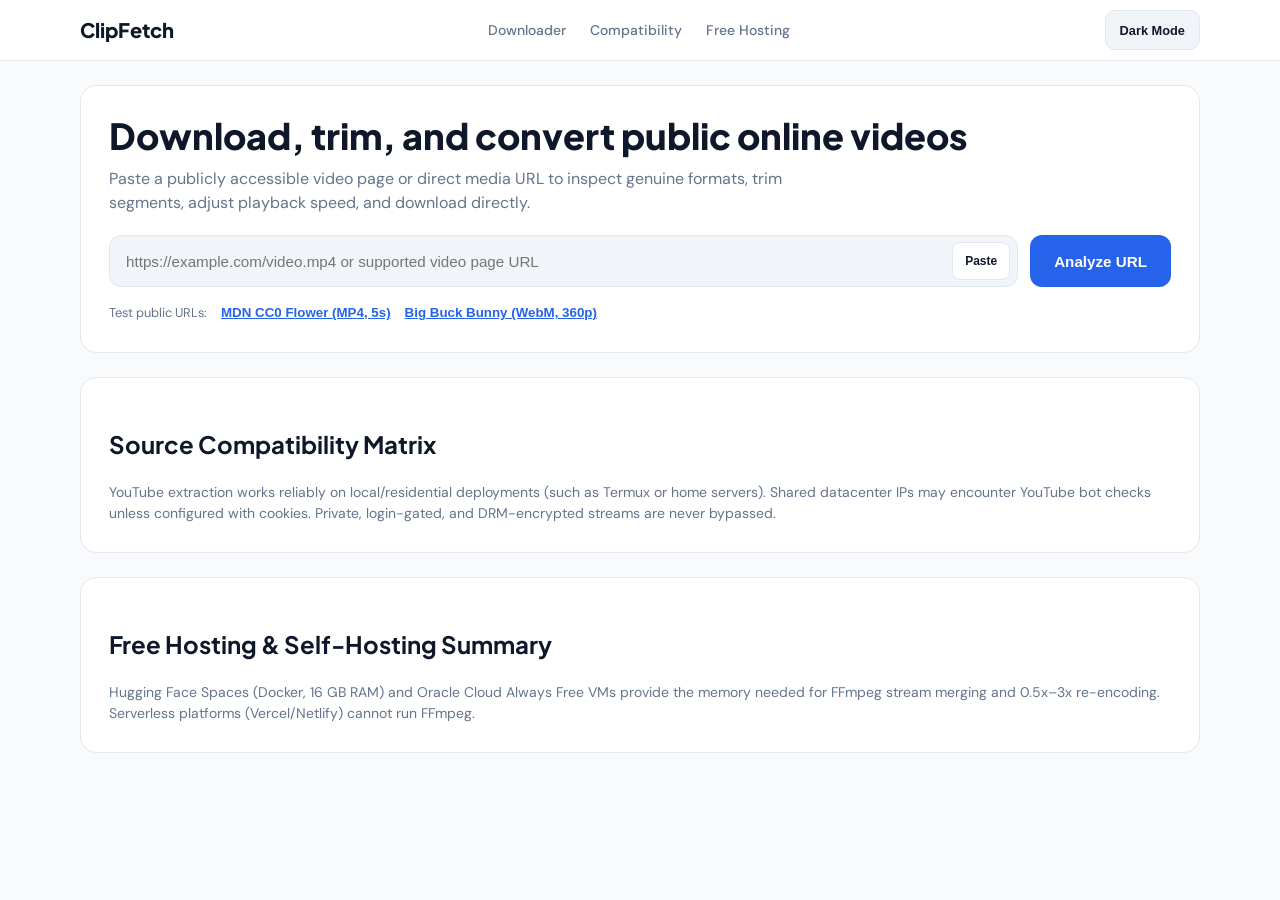
<file: frontend/index.html>
<!doctype html>
<html lang="en">
  <head>
    <meta charset="UTF-8" />
    <meta name="viewport" content="width=device-width, initial-scale=1.0" />
    <title>ClipFetch — Universal Online Video Downloader</title>
    <meta
      name="description"
      content="Analyze public video URLs, select genuine formats, trim clips, adjust playback speed, and download directly."
    />
    <link rel="preconnect" href="https://fonts.googleapis.com" />
    <link rel="preconnect" href="https://fonts.gstatic.com" crossorigin />
    <link
      href="https://fonts.googleapis.com/css2?family=DM+Sans:wght@400;500;600;700&family=JetBrains+Mono:wght@400;500;600&family=Plus+Jakarta+Sans:wght@600;700;800&display=swap"
      rel="stylesheet"
    />
    <link rel="stylesheet" href="css/style.css" />
  </head>
  <body>
    <header class="topbar">
      <div class="container topbar-inner">
        <a href="#downloader" class="brand">ClipFetch</a>
        <nav class="topnav">
          <a href="#downloader">Downloader</a>
          <a href="#compatibility">Compatibility</a>
          <a href="#hosting">Free Hosting</a>
        </nav>
        <button id="themeToggleBtn" type="button" class="theme-btn">Dark Mode</button>
      </div>
    </header>

    <main class="container main-stack">
      <section id="downloader" class="panel">
        <h1 class="hero-title">Download, trim, and convert public online videos</h1>
        <p class="hero-subtitle">
          Paste a publicly accessible video page or direct media URL to inspect genuine formats,
          trim segments, adjust playback speed, and download directly.
        </p>

        <form id="analyzeForm" class="analyze-form">
          <div class="input-wrap">
            <input
              id="urlInput"
              type="url"
              inputmode="url"
              autocomplete="off"
              spellcheck="false"
              placeholder="https://example.com/video.mp4 or supported video page URL"
              aria-label="Video URL"
              required
            />
            <button id="pasteBtn" type="button" class="paste-btn">Paste</button>
          </div>
          <button id="analyzeBtn" type="submit" class="primary-btn">Analyze URL</button>
        </form>

        <div class="samples-row">
          <span>Test public URLs:</span>
          <button
            type="button"
            class="sample-link"
            data-sample-url="https://interactive-examples.mdn.mozilla.net/media/cc0-videos/flower.mp4"
          >
            MDN CC0 Flower (MP4, 5s)
          </button>
          <button
            type="button"
            class="sample-link"
            data-sample-url="https://upload.wikimedia.org/wikipedia/commons/transcoded/c/c0/Big_Buck_Bunny_4K.webm/Big_Buck_Bunny_4K.webm.360p.vp9.webm"
          >
            Big Buck Bunny (WebM, 360p)
          </button>
        </div>

        <div id="analyzeError" class="alert-error hidden" role="alert"></div>
      </section>

      <section id="downloadsSection" class="panel hidden">
        <div class="section-head">
          <h2>Download Manager</h2>
          <span id="jobCountText" class="mono muted">0 tasks</span>
        </div>
        <div id="jobsList" class="jobs-list"></div>
      </section>

      <section id="workbenchSection" class="panel hidden">
        <div class="workbench-grid">
          <div class="preview-col">
            <div class="media-frame" id="mediaPreviewBox"></div>
            <h2 id="mediaTitle" class="media-title"></h2>
            <p id="mediaMeta" class="media-meta"></p>
            <p id="mediaLimits" class="media-limits"></p>
          </div>

          <div class="controls-col">
            <div class="segmented-tabs">
              <button id="modeVideoBtn" type="button" class="seg-tab active">Video</button>
              <button id="modeAudioBtn" type="button" class="seg-tab">Audio Only</button>
            </div>

            <div>
              <label class="field-label">Available Streams</label>
              <div id="formatsGrid" class="formats-grid"></div>
            </div>

            <div class="two-col">
              <div>
                <label class="field-label">Output Container</label>
                <div id="containerGroup" class="btn-row"></div>
              </div>
              <div>
                <label class="field-label">Playback Speed</label>
                <div id="speedGroup" class="speed-grid"></div>
              </div>
            </div>

            <div class="trim-box">
              <div class="trim-header">
                <span class="field-label" style="margin: 0">Trim Video Segment</span>
                <button id="trimToggleBtn" type="button" class="secondary-btn">Enable Trim</button>
              </div>
              <div id="trimControls" class="trim-controls hidden">
                <div class="two-col">
                  <div>
                    <label class="small-label" for="trimStartInput">Start (MM:SS)</label>
                    <input id="trimStartInput" type="text" class="mono-input" value="00:00" />
                  </div>
                  <div>
                    <label class="small-label" for="trimEndInput">End (MM:SS)</label>
                    <input id="trimEndInput" type="text" class="mono-input" value="00:30" />
                  </div>
                </div>
                <p id="trimSummary" class="mono small-note"></p>
              </div>
            </div>

            <button id="startDownloadBtn" type="button" class="primary-btn full-width">
              Download Selected Format
            </button>
          </div>
        </div>
      </section>

      <section id="compatibility" class="panel">
        <h2>Source Compatibility Matrix</h2>
        <p class="muted">
          YouTube extraction works reliably on local/residential deployments (such as Termux or home servers).
          Shared datacenter IPs may encounter YouTube bot checks unless configured with cookies.
          Private, login-gated, and DRM-encrypted streams are never bypassed.
        </p>
      </section>

      <section id="hosting" class="panel">
        <h2>Free Hosting & Self-Hosting Summary</h2>
        <p class="muted">
          Hugging Face Spaces (Docker, 16 GB RAM) and Oracle Cloud Always Free VMs provide the memory needed
          for FFmpeg stream merging and 0.5x–3x re-encoding. Serverless platforms (Vercel/Netlify) cannot run FFmpeg.
        </p>
      </section>
    </main>

    <script src="js/analyzer.js"></script>
    <script src="js/downloader.js"></script>
    <script src="js/app.js"></script>
  </body>
</html>
</file>
<file: frontend/css/style.css>
:root {
  --bg: #f8fafc;
  --surface: #ffffff;
  --surface-alt: #f1f5f9;
  --border: #e2e8f0;
  --text: #0f172a;
  --muted: #64748b;
  --accent: #2563eb;
  --accent-hover: #1d4ed8;
  --success: #059669;
  --danger: #dc2626;
  --danger-bg: #fef2f2;
}

html.dark {
  --bg: #020617;
  --surface: #0f172a;
  --surface-alt: #020617;
  --border: #1e293b;
  --text: #f8fafc;
  --muted: #94a3b8;
  --accent: #2563eb;
  --accent-hover: #3b82f6;
  --success: #10b981;
  --danger: #f87171;
  --danger-bg: rgba(127, 29, 29, 0.25);
}

* {
  box-sizing: border-box;
}

body {
  margin: 0;
  background: var(--bg);
  color: var(--text);
  font-family: "DM Sans", system-ui, -apple-system, sans-serif;
  line-height: 1.5;
}

h1, h2, h3, .brand {
  font-family: "Plus Jakarta Sans", system-ui, sans-serif;
}

.mono, .mono-input {
  font-family: "JetBrains Mono", monospace;
  font-variant-numeric: tabular-nums;
}

.hidden {
  display: none !important;
}

.container {
  max-width: 1152px;
  margin: 0 auto;
  padding: 0 16px;
}

.topbar {
  position: sticky;
  top: 0;
  z-index: 20;
  background: var(--surface);
  border-bottom: 1px solid var(--border);
}

.topbar-inner {
  display: flex;
  align-items: center;
  justify-content: space-between;
  gap: 24px;
  min-height: 60px;
}

.brand {
  font-size: 1.25rem;
  font-weight: 800;
  color: var(--text);
  text-decoration: none;
  white-space: nowrap;
}

.topnav {
  display: none;
  gap: 24px;
}

.topnav a {
  color: var(--muted);
  text-decoration: none;
  font-size: 0.875rem;
  font-weight: 500;
  white-space: nowrap;
}

.topnav a:hover {
  color: var(--text);
}

@media (min-width: 768px) {
  .topnav {
    display: flex;
  }
}

.main-stack {
  display: flex;
  flex-direction: column;
  gap: 24px;
  padding-top: 24px;
  padding-bottom: 48px;
}

.panel {
  background: var(--surface);
  border: 1px solid var(--border);
  border-radius: 16px;
  padding: 20px;
}

@media (min-width: 640px) {
  .panel {
    padding: 28px;
  }
}

.hero-title {
  margin: 0;
  font-size: clamp(1.5rem, 3vw, 2.25rem);
  font-weight: 800;
  line-height: 1.2;
}

.hero-subtitle {
  margin: 10px 0 0;
  color: var(--muted);
  max-width: 68ch;
}

.analyze-form {
  display: flex;
  flex-direction: column;
  gap: 12px;
  margin-top: 20px;
}

@media (min-width: 768px) {
  .analyze-form {
    flex-direction: row;
  }
}

.input-wrap {
  position: relative;
  flex: 1;
  display: flex;
  align-items: center;
}

.input-wrap input {
  width: 100%;
  min-height: 52px;
  padding: 12px 84px 12px 16px;
  border-radius: 12px;
  border: 1px solid var(--border);
  background: var(--surface-alt);
  color: var(--text);
  font-size: 0.95rem;
}

.paste-btn {
  position: absolute;
  right: 8px;
  min-height: 38px;
  padding: 0 12px;
  border-radius: 8px;
  border: 1px solid var(--border);
  background: var(--surface);
  color: var(--text);
  font-size: 0.75rem;
  font-weight: 600;
  cursor: pointer;
}

.primary-btn {
  min-height: 52px;
  padding: 12px 24px;
  border: none;
  border-radius: 12px;
  background: var(--accent);
  color: #ffffff;
  font-size: 0.95rem;
  font-weight: 700;
  cursor: pointer;
  white-space: nowrap;
}

.primary-btn:hover {
  background: var(--accent-hover);
}

.primary-btn:disabled {
  opacity: 0.6;
  cursor: not-allowed;
}

.full-width {
  width: 100%;
}

.secondary-btn, .theme-btn {
  min-height: 40px;
  padding: 8px 14px;
  border-radius: 10px;
  border: 1px solid var(--border);
  background: var(--surface-alt);
  color: var(--text);
  font-size: 0.8rem;
  font-weight: 600;
  cursor: pointer;
}

.samples-row {
  display: flex;
  flex-wrap: wrap;
  gap: 14px;
  align-items: center;
  margin-top: 14px;
  font-size: 0.8rem;
  color: var(--muted);
}

.sample-link {
  background: none;
  border: none;
  padding: 4px 0;
  color: var(--accent);
  font-weight: 600;
  cursor: pointer;
  text-decoration: underline;
}

.alert-error {
  margin-top: 14px;
  padding: 12px 14px;
  border-radius: 10px;
  border: 1px solid var(--danger);
  background: var(--danger-bg);
  color: var(--danger);
  font-size: 0.875rem;
}

.workbench-grid {
  display: grid;
  grid-template-columns: 1fr;
  gap: 24px;
}

@media (min-width: 1024px) {
  .workbench-grid {
    grid-template-columns: 5fr 7fr;
  }
}

.media-frame {
  aspect-ratio: 16 / 9;
  border-radius: 12px;
  overflow: hidden;
  background: #000000;
  border: 1px solid var(--border);
  display: flex;
  align-items: center;
  justify-content: center;
}

.media-frame img, .media-frame video {
  width: 100%;
  height: 100%;
  object-fit: cover;
}

.media-title {
  margin: 14px 0 6px;
  font-size: 1.15rem;
}

.media-meta, .media-limits, .muted {
  margin: 0;
  color: var(--muted);
  font-size: 0.875rem;
}

.controls-col {
  display: flex;
  flex-direction: column;
  gap: 18px;
}

.segmented-tabs {
  display: flex;
  gap: 6px;
  padding: 4px;
  border-radius: 12px;
  border: 1px solid var(--border);
  background: var(--surface-alt);
}

.seg-tab {
  flex: 1;
  min-height: 44px;
  border: none;
  border-radius: 8px;
  background: transparent;
  color: var(--muted);
  font-weight: 600;
  cursor: pointer;
}

.seg-tab.active {
  background: var(--surface);
  color: var(--text);
}

.field-label {
  display: block;
  margin-bottom: 8px;
  font-size: 0.875rem;
  font-weight: 600;
}

.formats-grid {
  display: grid;
  grid-template-columns: 1fr;
  gap: 10px;
}

@media (min-width: 640px) {
  .formats-grid {
    grid-template-columns: 1fr 1fr;
  }
}

.format-card {
  min-height: 54px;
  padding: 10px 14px;
  border-radius: 12px;
  border: 1px solid var(--border);
  background: var(--surface-alt);
  color: var(--text);
  text-align: left;
  cursor: pointer;
}

.format-card.selected {
  border-color: var(--accent);
}

.two-col {
  display: grid;
  grid-template-columns: 1fr;
  gap: 14px;
}

@media (min-width: 640px) {
  .two-col {
    grid-template-columns: 1fr 1fr;
  }
}

.btn-row {
  display: flex;
  gap: 8px;
}

.speed-grid {
  display: grid;
  grid-template-columns: repeat(5, 1fr);
  gap: 6px;
}

.chip-btn {
  flex: 1;
  min-height: 44px;
  border-radius: 10px;
  border: 1px solid var(--border);
  background: var(--surface-alt);
  color: var(--text);
  font-size: 0.78rem;
  font-weight: 700;
  cursor: pointer;
}

.chip-btn.active {
  border-color: var(--accent);
  background: var(--accent);
  color: #ffffff;
}

.trim-box {
  padding: 14px;
  border-radius: 12px;
  border: 1px solid var(--border);
  background: var(--surface-alt);
}

.trim-header {
  display: flex;
  align-items: center;
  justify-content: space-between;
}

.trim-controls {
  margin-top: 14px;
}

.small-label {
  display: block;
  margin-bottom: 4px;
  font-size: 0.75rem;
  color: var(--muted);
}

.mono-input {
  width: 100%;
  min-height: 44px;
  padding: 8px 12px;
  border-radius: 8px;
  border: 1px solid var(--border);
  background: var(--surface);
  color: var(--text);
}

.small-note {
  margin: 10px 0 0;
  font-size: 0.78rem;
  color: var(--muted);
}

.section-head {
  display: flex;
  align-items: center;
  justify-content: space-between;
  margin-bottom: 12px;
}

.jobs-list {
  display: flex;
  flex-direction: column;
  gap: 14px;
}

.job-card {
  padding: 14px;
  border-radius: 12px;
  border: 1px solid var(--border);
  background: var(--surface-alt);
}

.job-top {
  display: flex;
  flex-wrap: wrap;
  align-items: center;
  justify-content: space-between;
  gap: 10px;
}

.progress-track {
  margin-top: 10px;
  height: 10px;
  width: 100%;
  border-radius: 9999px;
  background: var(--border);
  overflow: hidden;
}

.progress-fill {
  height: 100%;
  background: var(--accent);
  transition: width 0.2s ease;
}

.save-link {
  display: inline-flex;
  align-items: center;
  justify-content: center;
  min-height: 44px;
  padding: 8px 16px;
  border-radius: 10px;
  background: var(--success);
  color: #ffffff;
  font-weight: 700;
  font-size: 0.85rem;
  text-decoration: none;
}
</file>
